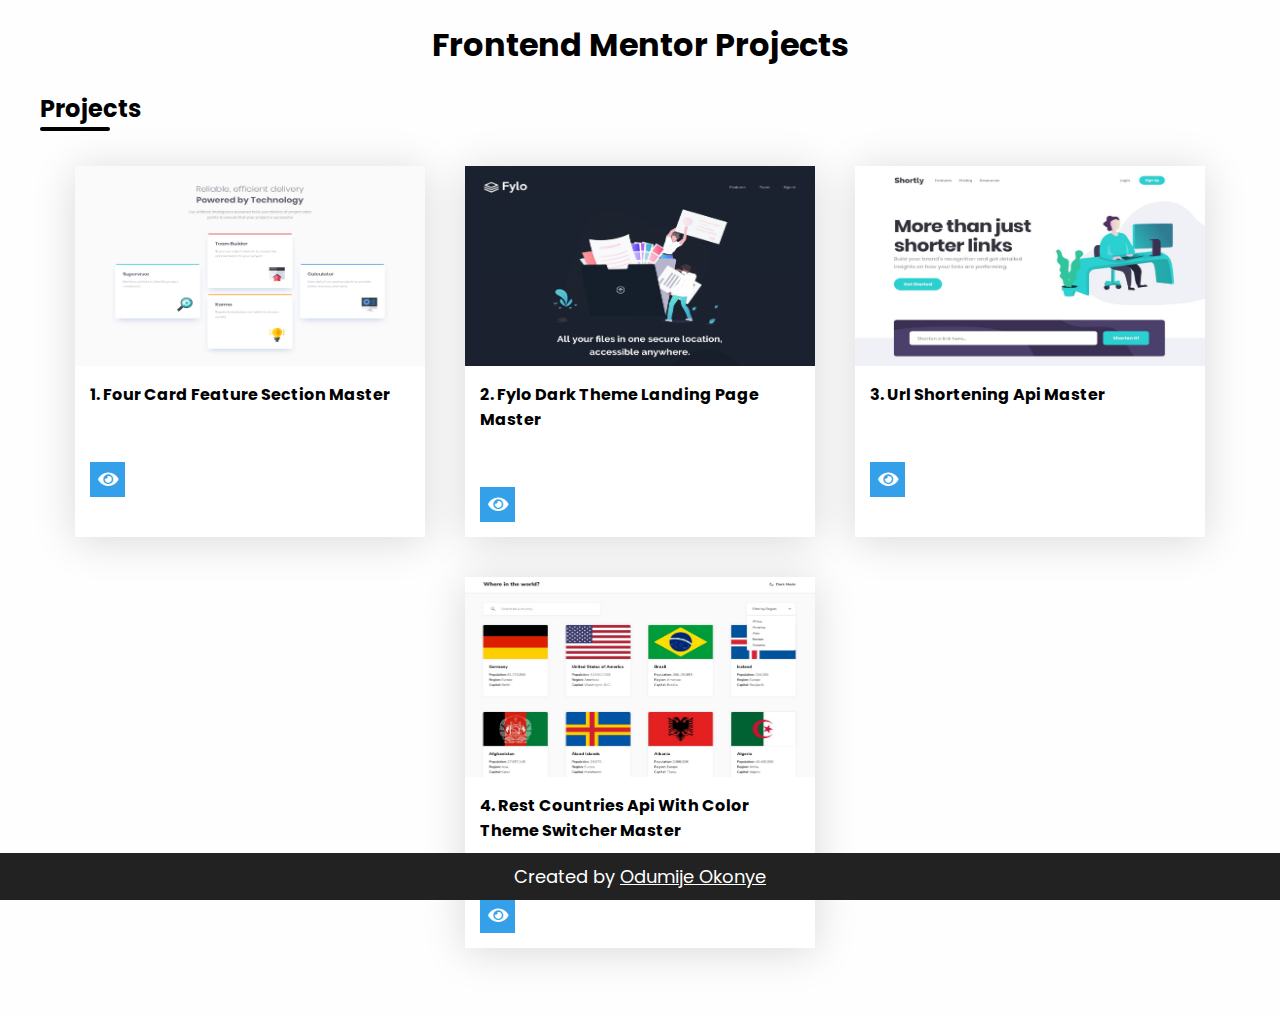
<file: index.html>
<!DOCTYPE html>
<html lang="en">
	<head>
		<meta charset="UTF-8" />
		<meta name="viewport" content="width=device-width, initial-scale=1.0" />
		<title>Main Page of Frontend Mentor Projects</title>
		<link rel="stylesheet" href="https://cdnjs.cloudflare.com/ajax/libs/font-awesome/5.12.1/css/all.min.css"/>
		<link rel="stylesheet" href="./style.css" />
	</head>
	<body>
		<div class="container">
			<h1><span>Frontend Mentor </span>Projects</h1>
			<h2>Projects</h2>
			<ul id="list"></ul>
		</div>
		<footer>
			Created	by
			<a target="_blank" href="#">Odumije Okonye</a>
			</a>
		</footer>
		<script src="./script.js"></script>
	</body>
</html>
</file>
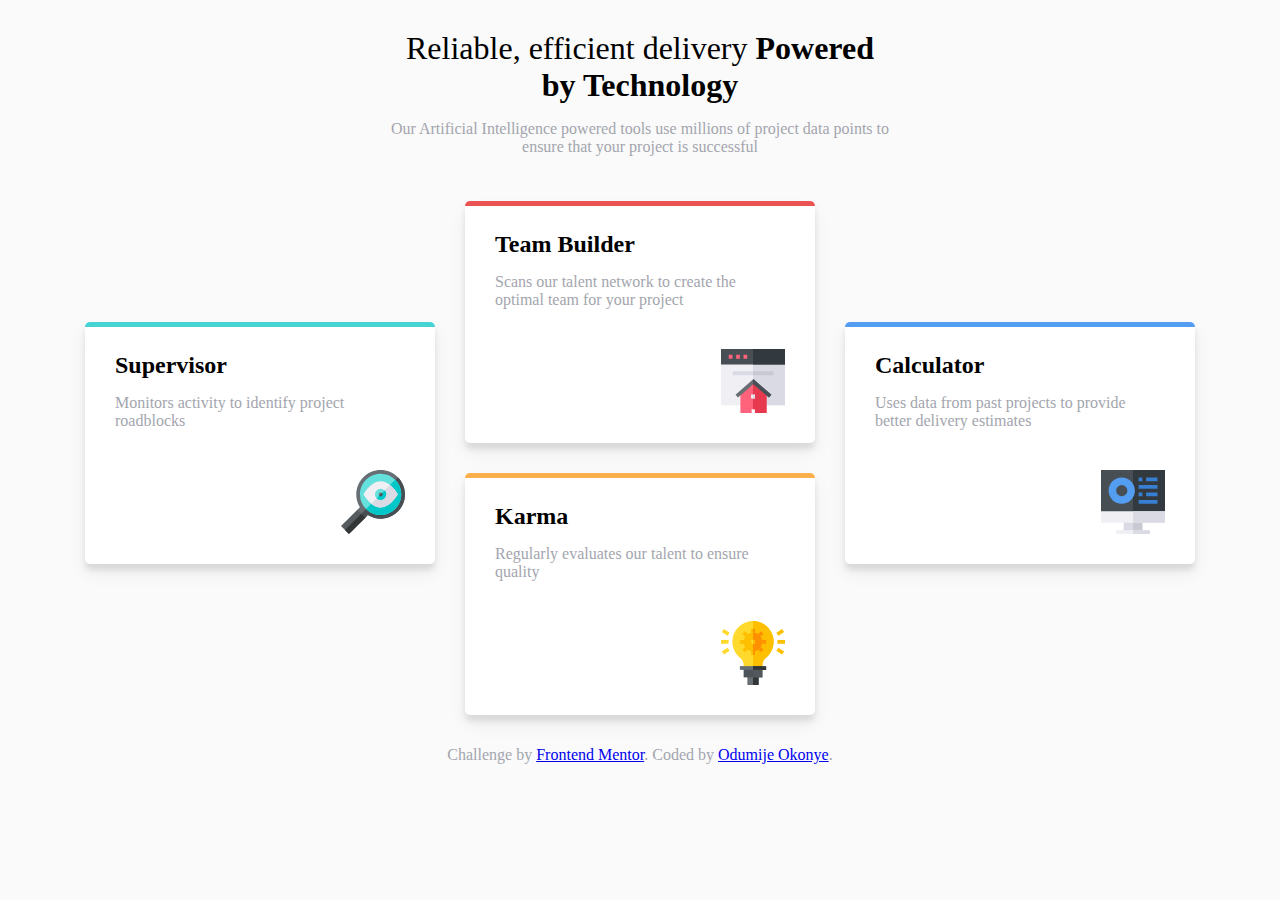
<file: four-card-feature-section-master/index.html>
<!DOCTYPE html>
<html lang="en">
<head>
  <meta charset="UTF-8">
  <meta name="viewport" content="width=device-width, initial-scale=1.0"> <!-- displays site properly based on user's device -->

  <link rel="icon" type="image/png" sizes="32x32" href="./images/favicon-32x32.png">
  
  <title>Frontend Mentor | Four card feature section</title>
  <link rel="stylesheet" href="style.css">
</head>
<body>
  
  <header>
    <h1>Reliable, efficient delivery
    <span>Powered by Technology </span></h1>

    <p>Our Artificial Intelligence powered tools use millions of project data points 
    to ensure that your project is successful</p> 
  </header>

  <div class="container">
    <div class="box sup down">
      <h2>Supervisor</h2>
      <p>Monitors activity to identify project roadblocks</p>
      <img src="images/icon-supervisor.svg" alt="supervisor">
    </div>

    <div class="box team">
      <h2>Team Builder</h2>
      <p>Scans our talent network to create the optimal team for your project</p>
      <img src="images/icon-team-builder.svg" alt="team">
    </div>

    <div class="box calc down">
      <h2>Calculator</h2>
      <p>Uses data from past projects to provide better delivery estimates</p>
      <img src="images/icon-calculator.svg" alt="">
    </div>

    <div class="box karma">
      <h2>Karma</h2>
      <p>Regularly evaluates our talent to ensure quality</p>
      <img src="images/icon-karma.svg" alt="">
    </div>
  </div> 
  <footer>
      <p>
        Challenge by <a href="https://www.frontendmentor.io?ref=challenge" target="_blank">Frontend Mentor</a>. 
        Coded by <a href="#">Odumije Okonye</a>.
      </p>
    </footer>
</body>
</html>
</file>
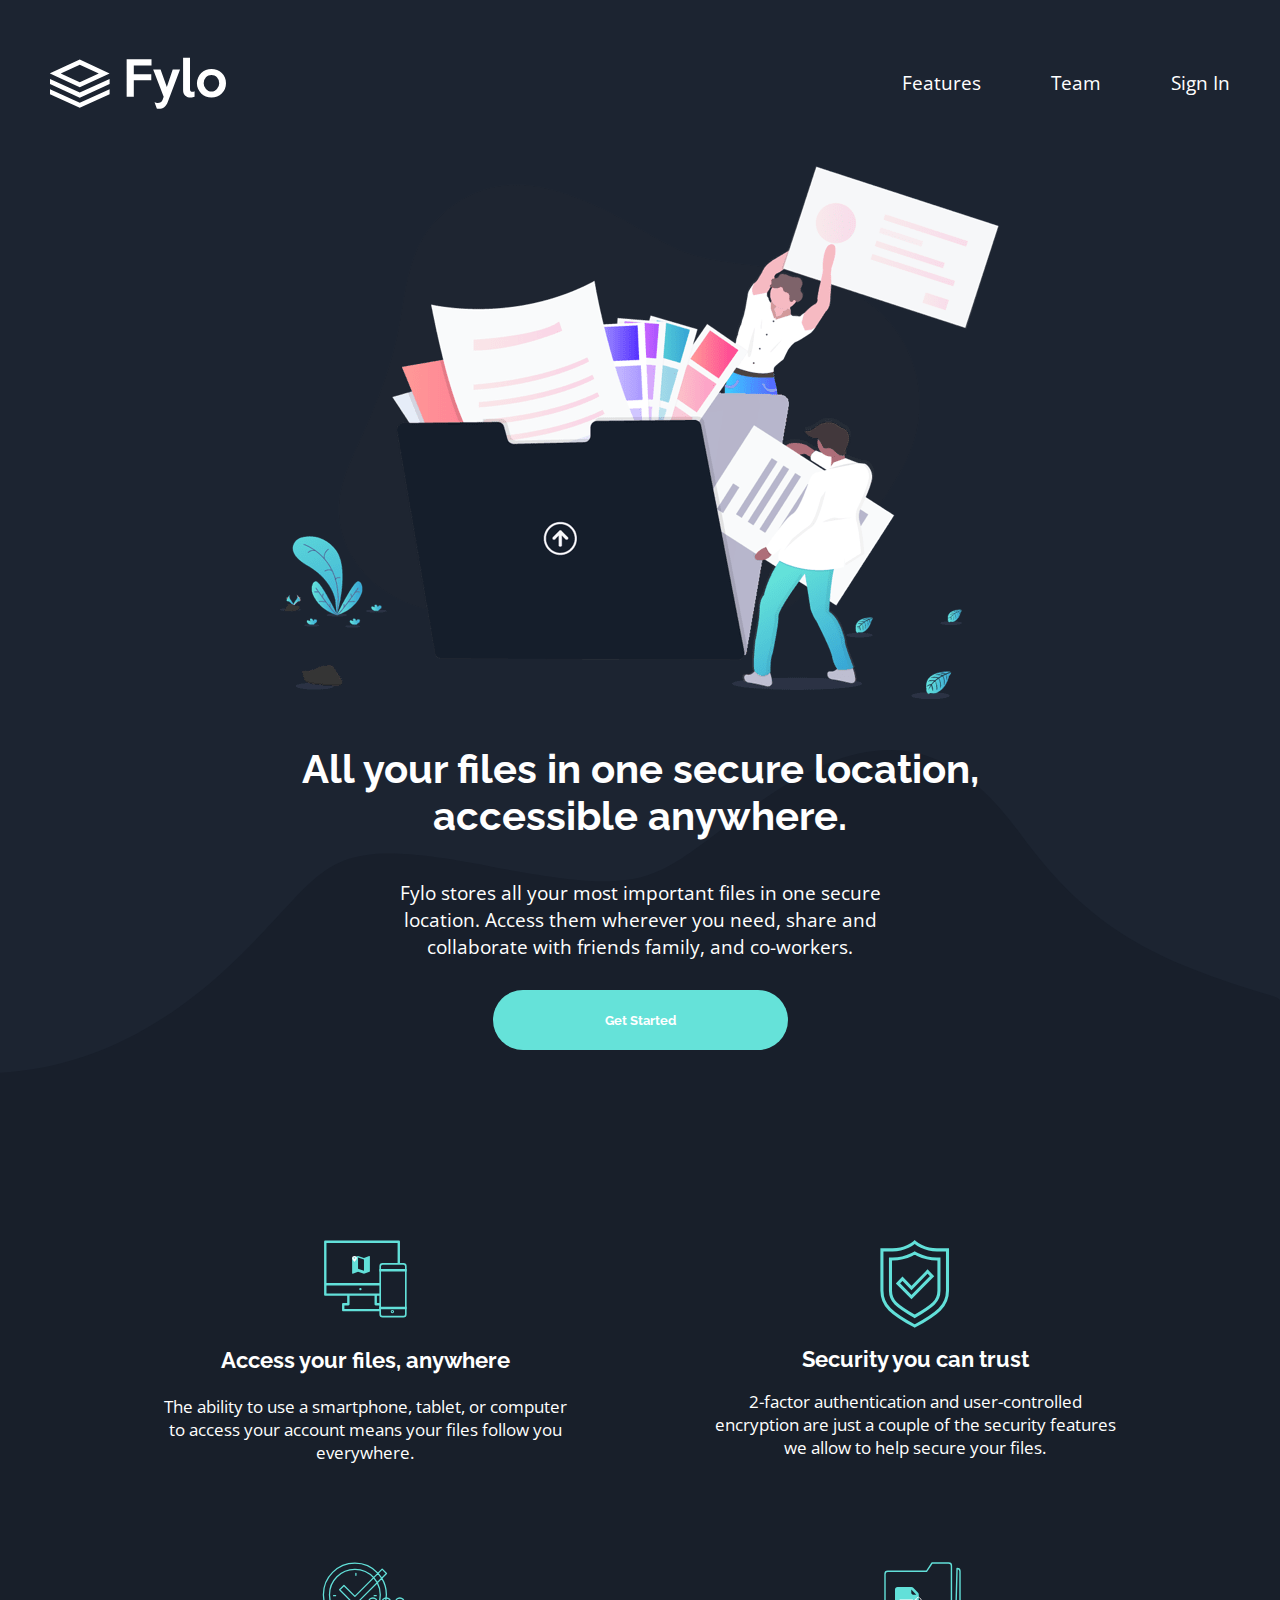
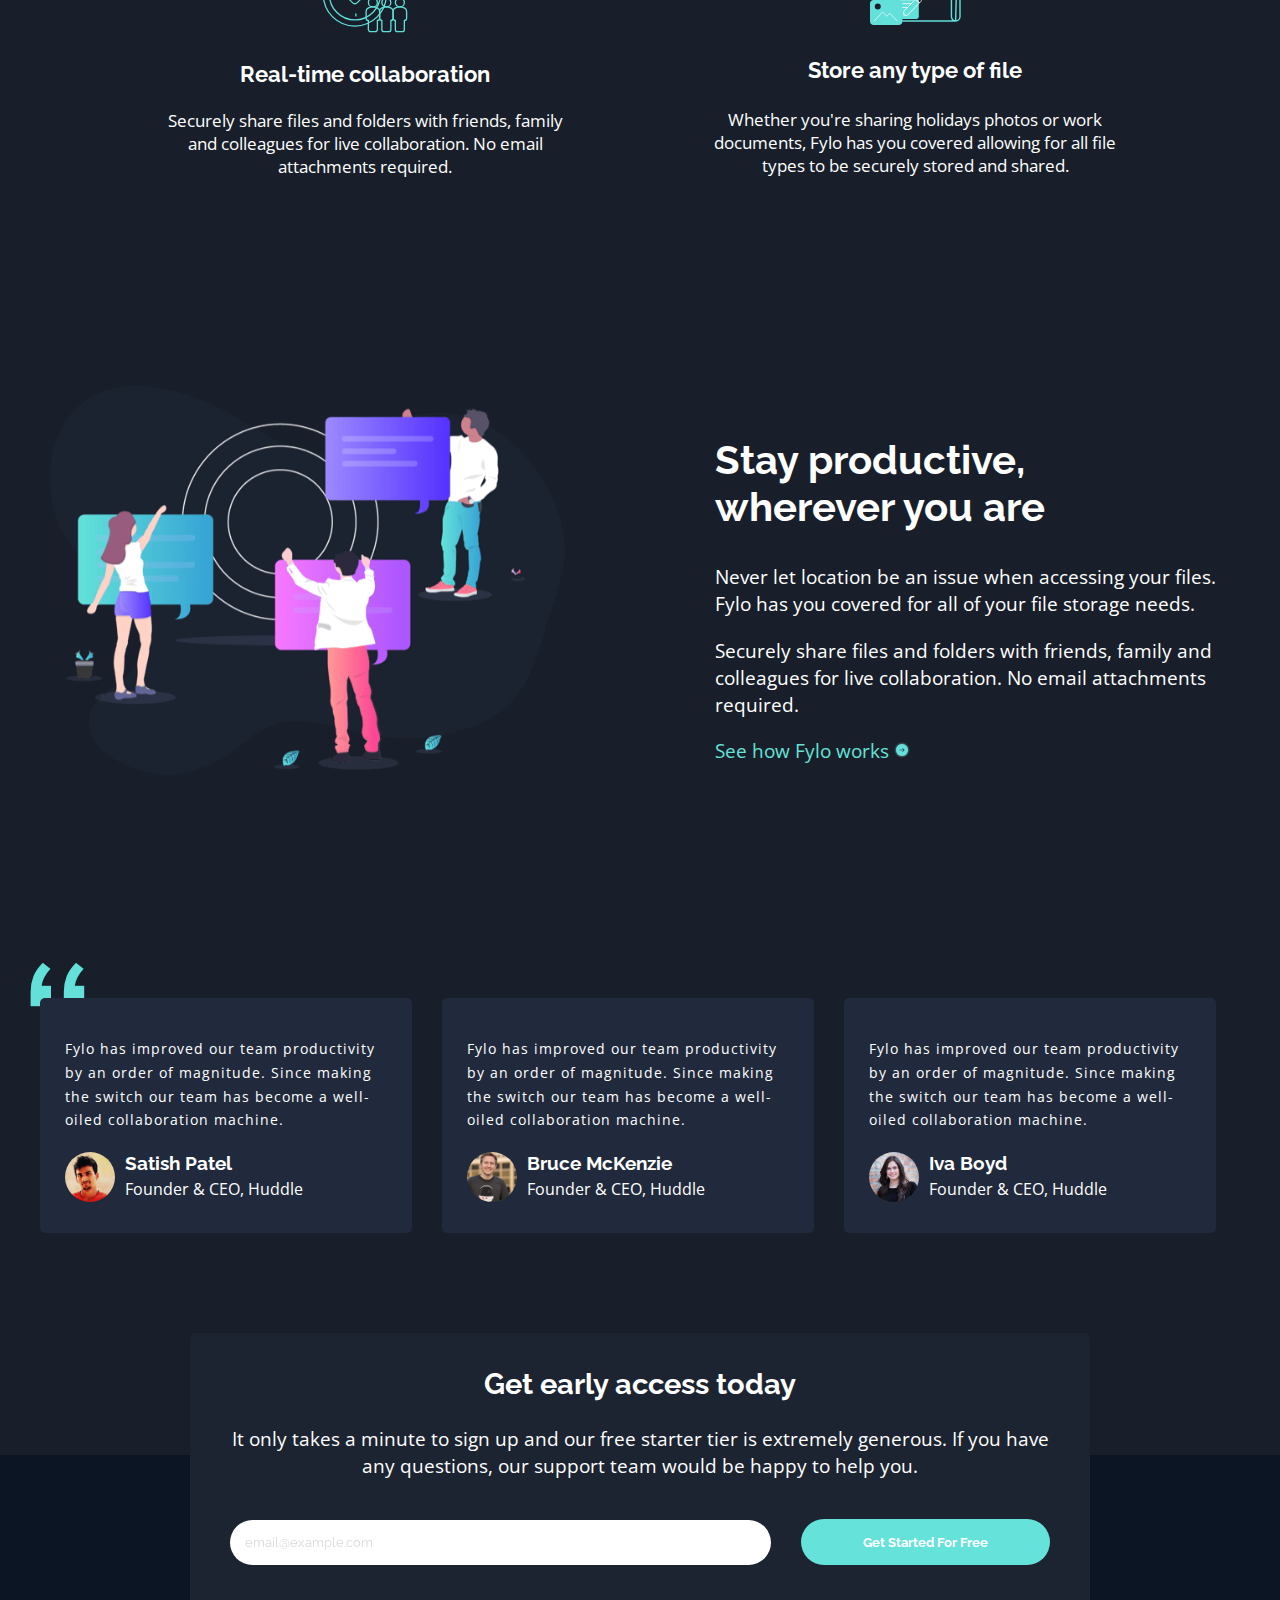
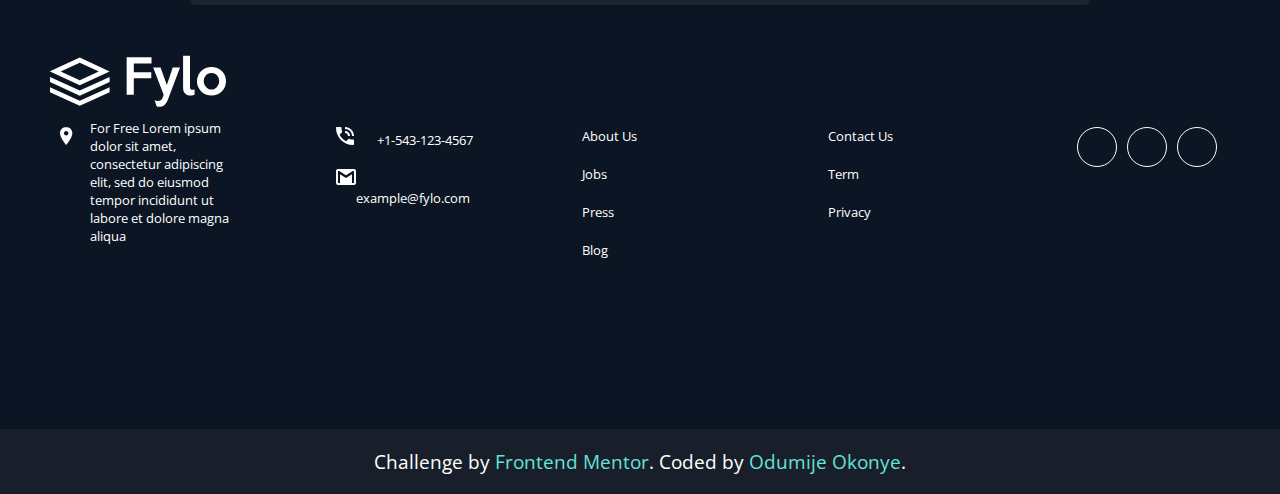
<file: fylo-dark-theme-landing-page-master/index.html>
<!DOCTYPE html>
<html lang="en">
<head>
  <meta charset="UTF-8">
  <meta name="viewport" content="width=device-width, initial-scale=1.0"> <!-- displays site properly based on user's device -->
  <link rel="stylesheet" href="style.css">
  <link rel="icon" type="image/png" sizes="32x32" href="./images/favicon-32x32.png">
  <link href="https://fonts.googleapis.com/css?family=Open+Sans:400,700|Raleway:400,700" rel="stylesheet">
  <link rel="stylesheet" href="https://use.fontawesome.com/releases/v5.8.1/css/all.css"
        integrity="sha384-50oBUHEmvpQ+1lW4y57PTFmhCaXp0ML5d60M1M7uH2+nqUivzIebhndOJK28anvf" crossorigin="anonymous">
  
  <title>Frontend Mentor | Fylo landing page with dark theme and features grid</title>

</head>
<body>

<!---------------------------------------------------------------------------------------------------------------------
                                                INTRO PAGE
---------------------------------------------------------------------------------------------------------------------->

  <header>
      <div class="container">
        <nav>
          <img src="images/logo.svg" alt="logo" class="logo">
          <ul>
              <li><a href="#">Features</a></li>
              <li><a href="#">Team</a></li>
              <li><a href="#">Sign In</a></li>
          </ul>
        </nav>

        <div class="home">
          <div class="intro">
              <img src="images/illustration-intro.png" alt="intro">
              <div>
                <h1>All your files in one secure location, accessible anywhere.</h1>
                <p> Fylo stores all your most important files in one secure location. Access them wherever 
                you need, share and collaborate with friends family, and co-workers.</p>
                <button> Get Started </button>
              </div>
          </div>
        </div>
      </div>      
  </header>

<!---------------------------------------------------------------------------------------------------------------------
                                                SERVICES
---------------------------------------------------------------------------------------------------------------------->

  <div class="container">
    <div class="tabs">
      <div class="box access">
        <img src="images/icon-access-anywhere.svg" alt="access-img">
        <h3>Access your files, anywhere</h3>
        <p>The ability to use a smartphone, tablet, or computer to access your account means your 
          files follow you everywhere.</p>
      </div>
  
      <div class="box security">
        <img src="images/icon-security.svg" alt="security-img">
        <h3>Security you can trust</h3>
        <p>2-factor authentication and user-controlled encryption are just a couple of the security 
          features we allow to help secure your files.</p>
      </div>
  
      <div class="box colab">
        <img src="images/icon-collaboration.svg" alt="colab-img">
        <h3>Real-time collaboration</h3>
        <p>Securely share files and folders with friends, family and colleagues for live collaboration. 
          No email attachments required.</p>
      </div>
  
      <div class="box store">
        <img src="images/icon-any-file.svg" alt="store-img">
        <h3>Store any type of file</h3>
        <p>Whether you're sharing holidays photos or work documents, Fylo has you covered allowing for all 
          file types to be securely stored and shared.</p>
      </div>
    </div>
  </div>

<!---------------------------------------------------------------------------------------------------------------------
                                                PRODUCTIVE
---------------------------------------------------------------------------------------------------------------------->

  <section>
    <div class="container">
      <div class="productive">
        <div class="flex">
          <div class="productive-img">
            <img src="images/illustration-stay-productive.png" alt="stay-productive-img">
          </div>
          <div class="productive-info">
            <h2>Stay productive, wherever you are</h2>        
            <p>Never let location be an issue when accessing your files. Fylo has you covered for all of your file 
              storage needs.</p>    
            <p>Securely share files and folders with friends, family and colleagues for live collaboration. No email 
              attachments required.</p>    
            <a href="#">See how Fylo works <img src="images/icon-arrow.svg" alt="icon"></a>
          </div>        
        </div>
      </div>
    </div>    
  </section>

<!---------------------------------------------------------------------------------------------------------------------
                                                TESTIMONIALS
---------------------------------------------------------------------------------------------------------------------->

  <div class="test">
    <div class="quotes">
      <img class="quote" src="images/bg-quotes.png" alt="quote">
    </div>
    <div class="testimonial">
      <div class="testimonial-box">      
        <p>Fylo has improved our team productivity by an order of magnitude. 
          Since making the switch our team has 
          become a well-oiled collaboration machine.
        </p>
        <div class="user-info">
          <div>
            <img src="images/profile-1.jpg" alt="user">
          </div>
          <div>
            <h4>Satish Patel</h4>
            <small>Founder & CEO, Huddle</small>
          </div>
        </div>
      </div>
      <div class="testimonial-box">      
        <p>Fylo has improved our team productivity by an order of magnitude. 
          Since making the switch our team has 
          become a well-oiled collaboration machine.
        </p>
        <div class="user-info">
          <div>
            <img src="images/profile-2.jpg" alt="user">
          </div>
          <div>
            <h4>Bruce McKenzie</h4>
            <small>Founder & CEO, Huddle</small>
          </div>
        </div>
      </div>
      <div class="testimonial-box">      
        <p>Fylo has improved our team productivity by an order of magnitude. 
          Since making the switch our team has 
          become a well-oiled collaboration machine.
        </p>
        <div class="user-info">
          <div>
            <img src="images/profile-3.jpg" alt="user">
          </div>
          <div>
            <h4>Iva Boyd</h4>
            <small>Founder & CEO, Huddle</small>
          </div>
        </div>
      </div>
    </div>    
  </div>

<!---------------------------------------------------------------------------------------------------------------------
                                                EARLY ACCESS
---------------------------------------------------------------------------------------------------------------------->

  <div class="start">
      <div class="early-access">
        <h2>Get early access today</h4>  
        <p>It only takes a minute to sign up and our free starter tier is extremely generous. If you have any 
        questions, our support team would be happy to help you.</p>  
        <form class="flex">
          <input type="email" placeholder="email@example.com">
          <button>Get Started For Free</button>      
        </form>
      </div>
  </div>

<!---------------------------------------------------------------------------------------------------------------------
                                                FOOTER
---------------------------------------------------------------------------------------------------------------------->

  <footer>
    <div>
      <div class="logo">
        <img src="images/logo.svg" alt="logo">
      </div>
      <div class="flex align-start">
        <ul>
          <li>
            <img class="icons" src="images/icon-location.svg" alt="">
                 <p>For Free Lorem ipsum dolor sit amet, consectetur adipiscing
                 elit, sed do eiusmod tempor incididunt ut
                 labore et dolore magna aliqua</p>
          </li>
        </ul>
          <ul>
            <li><img src="images/icon-phone.svg" alt=""> <span> +1-543-123-4567</span> </li>
            <li><img src="images/icon-email.svg" alt=""> <span>example@fylo.com</span></li>
          </ul>  
  
            <ul>
                <li> <a href=""> About Us </a> </li>
                <li> <a href=""> Jobs </a> </a></li>
                <li> <a href=""> Press </a> </li>
                <li> <a href=""> Blog </a> </li>
            </ul>
            
            <ul>
                <li><a href=""> Contact Us</a> </li>
                <li><a href=""> Term </a></li>
                <li><a href=""> Privacy</a> </li>
            </ul>
  
      <ul class="social-media">
          <a class="circle" href="#"><i class="fab fa-facebook-f"></i></a>
          <a class="circle" href="#"><i class="fab fa-twitter"></i></a>
          <a class="circle" href="#"><i class="fab fa-instagram"></i></a>
      </ul>
      </div>

    </div>
  </footer>
  <p class="attribution">
    Challenge by <a href="https://www.frontendmentor.io?ref=challenge" target="_blank">Frontend Mentor</a>. 
    Coded by <a href="#">Odumije Okonye</a>.
  </p>
</body>
</html>
</file>
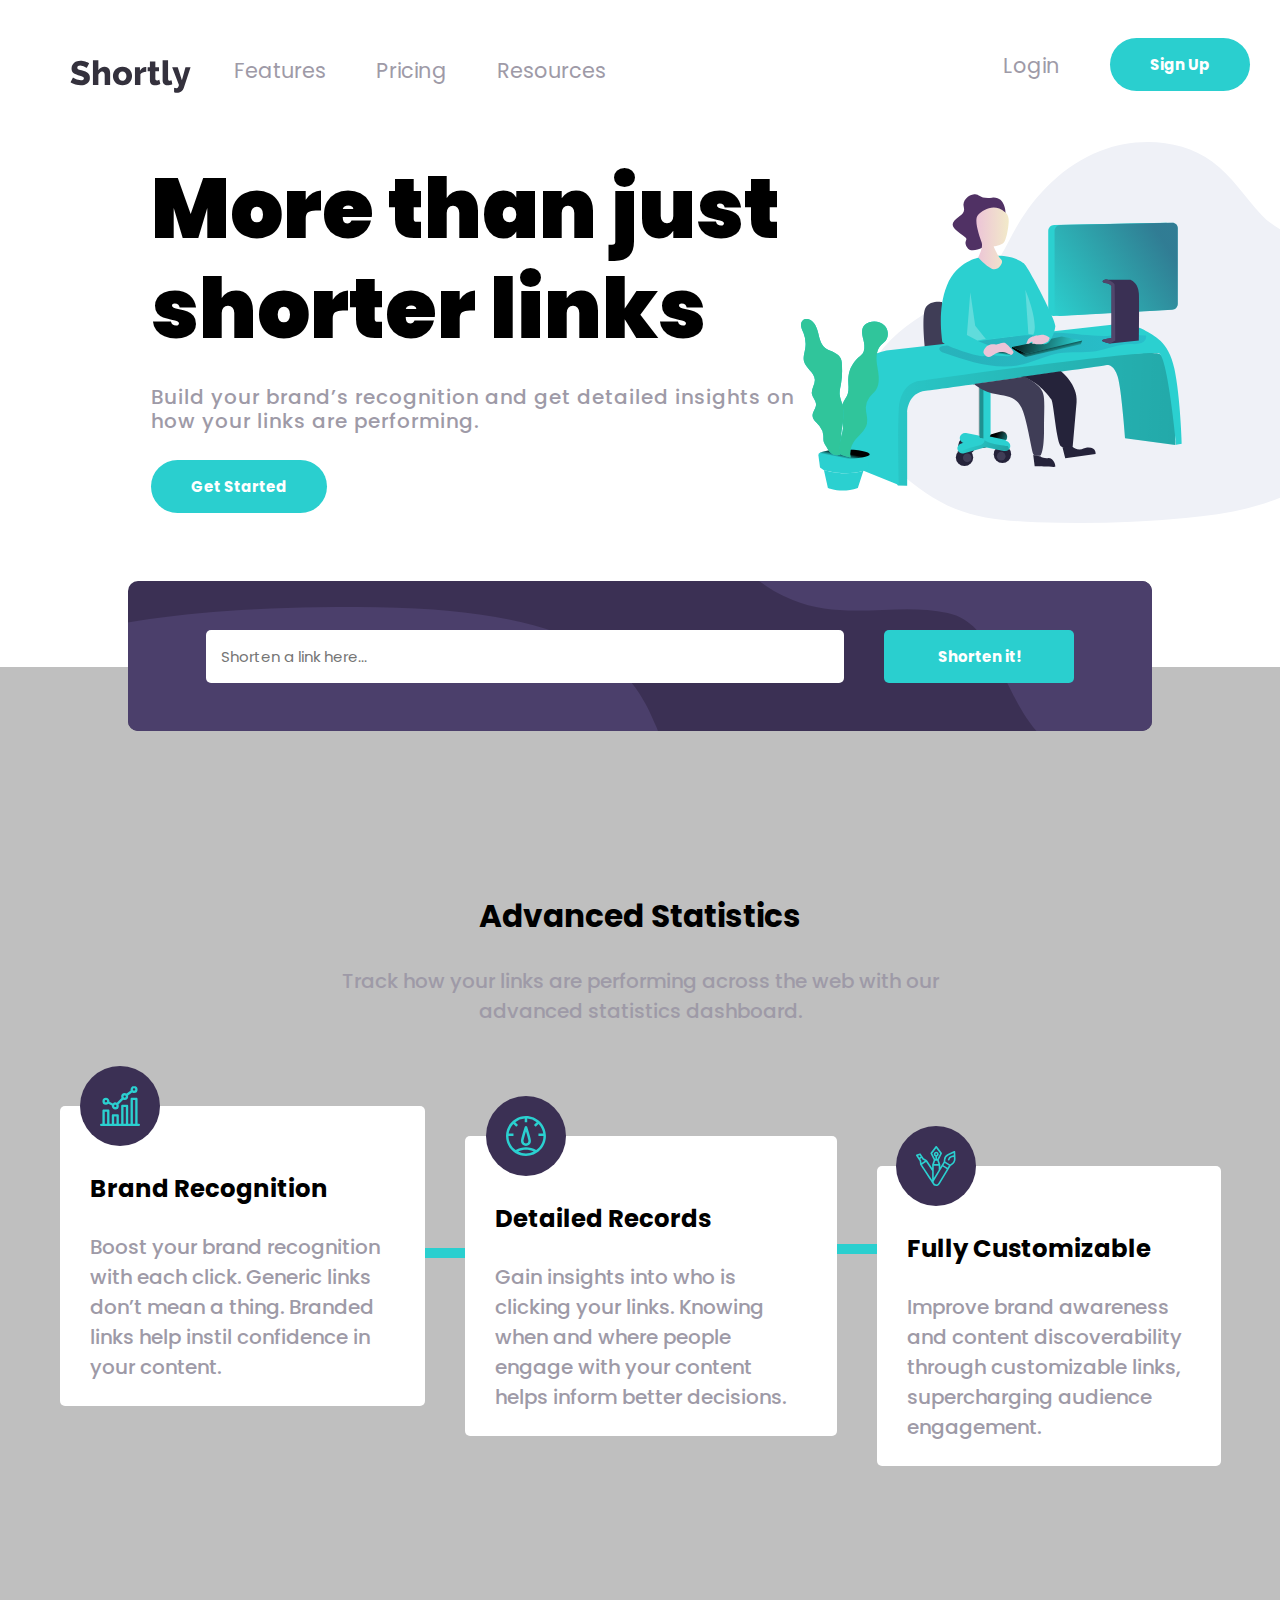
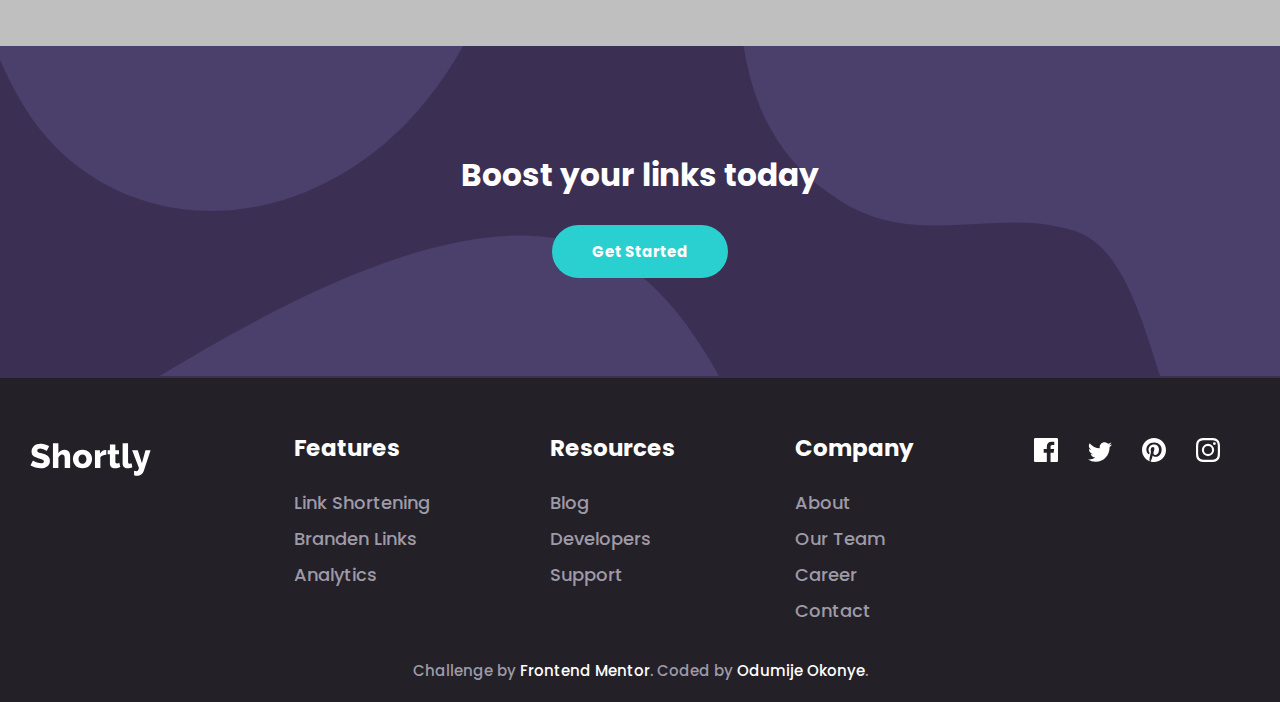
<file: url-shortening-api-master/index.html>
<!DOCTYPE html>
<html lang="en">
<head>
  <meta charset="UTF-8">
  <meta name="viewport" content="width=device-width, initial-scale=1.0"> <!-- displays site properly based on user's device -->

  <link rel="icon" type="image/png" sizes="32x32" href="./images/favicon-32x32.png">
  <link rel="stylesheet" href="style.css">
  <link rel="stylesheet" href="https://cdnjs.cloudflare.com/ajax/libs/font-awesome/5.10.2/css/all.min.css" />
  <script src="svg-inject.min.js"></script>
  
  <title>Frontend Mentor | Shortly URL shortening API Challenge</title>

</head>
<body>
<!------------------------------------------------------------------------------------
                                  NAVBAR
------------------------------------------------------------------------------------->
  <nav>
    <div class="container flex">      
      <div>
        <img src="images/logo.svg" alt="logo">
      </div>
      <button class="hamburger" id="hamburger"><img src="images/iconfinder_menu.svg" alt=""></button>

      <!--DESKTOP NAV-->
        <ul>
          <li><a href="#"> Features</a></li>
          <li><a href="#"> Pricing</a></li>
          <li><a href="#">Resources</a></li>
        </ul>
        <ul>
          <li><a href="#">Login</a></li>
          <li><button>Sign Up</button></li>
        </ul>
        
      <!--MOBILE NAV-->
          <ul id="menu">
            <li><a href="#">Features</a></li>
            <li><a href="#">Pricing</a></li>
            <li><a href="#">Resources</a></li>
            <hr>
            <li><a href="#">Login</a></li>
            <li><button>Sign Up</button></li>            
        </ul>
      </div> 
    </nav>
                 
<!------------------------------------------------------------------------------------
                                  HEADER INTRO
------------------------------------------------------------------------------------->
  <div class="flex intro">
        <div class="info">
          <h1><strong>More than just shorter links</strong></h1>
          <p>Build your brand’s recognition and get detailed insights on how your links are performing.</p>
          <button>Get Started</button>
        </div>
        <div class="intro-img">
          <img src="images/illustration-working.svg" alt="">
        </div>
      </div>
  </div>

<!------------------------------------------------------------------------------------
                                  SHORTEN
------------------------------------------------------------------------------------->
<div class="container shorten">
  <form action="send" class="flex">
    <input id="shortenURL" type="message" placeholder="Shorten a link here...">
    <button id="shorten">Shorten it!</button>
  </form>
</div>

<!------------------------------------------------------------------------------------
                                  ADVANCED
------------------------------------------------------------------------------------->
  <div class="container advanced">
    <div class="advanced-header">
      <h2>Advanced Statistics</h2>
      <p>Track how your links are performing across the web with our advanced statistics dashboard.</p>
    </div>
    <div class="box-parent">
      <div class="box">
        <div class="circle">
          <img src="images/icon-brand-recognition.svg" alt="">
        </div>
        <div class="box-info">
          <h3>Brand Recognition</h3>
          <p>Boost your brand recognition with each click. Generic links don’t mean a thing. Branded links help instil confidence in your content.</p>

        </div>
      </div>
      <div class="box two">
        <div class="circle">
          <img src="images/icon-detailed-records.svg" alt="">
        </div>
        <div class="box-info">
          <h3>Detailed Records</h3>
          <p>Gain insights into who is clicking your links. Knowing when and where people engage with your content helps inform better decisions.</p>

        </div>
      </div>
      <div class="box three">
        <div class="circle">
          <img src="images/icon-fully-customizable.svg" alt="">
        </div>
        <div class="box-info">
          <h3>Fully Customizable</h3>
          <p>Improve brand awareness and content discoverability through customizable links, supercharging audience engagement.</p>

        </div>
      </div>
    </div>
  </div>

  <!------------------------------------------------------------------------------------
                                    BOOST
  ------------------------------------------------------------------------------------->
  <div class="container boost">
    <div class="boost-info">
      <h2>Boost your links today</h2>
      <button>Get Started</button>
    </div>
  </div>
    
  <!------------------------------------------------------------------------------------
                                    FOOTER
  ------------------------------------------------------------------------------------->
  <footer>
    <div>
      <div class="flex container">
          <div class="logo">
            <img src="images/logowhite.svg" alt="logo">
          </div>
          <div class="flex footer-info">
            <ul>
              <h3>Features</h3>
              <li><a href="">Link Shortening</a></li>
              <li><a href="">Branden Links</a></li>
              <li><a href="">Analytics</a></li>
            </ul>  
    
              <ul>
                  <h3>Resources</h3>
                  <li> <a href="">Blog</a> </li>
                  <li> <a href="">Developers</a> </a></li>
                  <li> <a href="">Support</a> </li>
              </ul>
              
              <ul>
                  <h3>Company</h3>
                  <li><a href="">About</a> </li>
                  <li><a href="">Our Team</a></li>
                  <li><a href="">Career</a> </li>
                  <li><a href="">Contact</a> </li>
              </ul>
    
              <ul class="social-media">
                <li class="icons"><img src="images/icon-facebook.svg" alt="icon-facebook"/></li>
                <li class="icons"><img src="images/icon-twitter.svg" alt="icon-twitter"/></li>
                <li class="icons"><img src="images/icon-pinterest.svg"  alt=" icon-pinterest"/></li>
                <li class="icons"><img src="images/icon-instagram.svg" alt="icon-instagram"/></li>       
              </ul>
          </div>
        </div>
    </div>
      <p class="attribution">
        Challenge by <a href="https://www.frontendmentor.io?ref=challenge" target="_blank">Frontend Mentor</a>. 
        Coded by <a href="#">Odumije Okonye</a>.
      </p>
  </footer>

<script src="script.js"></script>


</body>
</html>
</file>
<file: style.css>
@import url('https://fonts.googleapis.com/css?family=Poppins:300,500&display=swap');

* {
	box-sizing: border-box;
}

body {
	background: #fefefe;
	font-family: 'Poppins', sans-serif;
	margin-bottom: 50px;
}

.container {
	width: 1200px;
	margin: auto;
	max-width: 100%;
}

h1 {
	text-align: center;
}

h2 {
	position: relative;
}

h2::after {
	content: '';
	background-color: #000;
	border-radius: 10px;
	position: absolute;
	bottom: -5px;
	left: 0;
	height: 4px;
	width: 70px;
}

ul {
	display: flex;
	flex-wrap: wrap;
	justify-content: center;
	list-style-type: none;
	padding: 0;
}

ul li {
	background-color: #fff;
	box-shadow: 0px 4px 40px 0px rgba(0, 0, 0, 0.15);
	margin: 20px;
	width: 350px;
}

ul li a {
	color: #000;
	text-decoration: none;
}

ul li img {
	display: block;
	margin-bottom: 15px;
	transition: transform 0.3s ease;
	height: 200px;
	width: 350px;
}

ul li p {
	font-weight: bold;
	padding: 0 15px;
}

.links-container {
	padding: 15px;
	margin-top: 40px;
}

.links-container a {
	color: #fff;
	display: inline-flex;
	align-items: center;
	justify-content: center;
	font-size: 18px;
	text-decoration: none;
	margin-right: 5px;
	height: 35px;
	width: 35px;
	transition: transform 0.3s ease;
}

.links-container a.blue {
	background-color: #34a0e9;
}

.links-container a.youtube {
	background-color: #ea0000;
}

.links-container a:hover {
	transform: scale(1.2);
}

footer {
	background-color: #222;
	color: #fff;
	font-size: 18px;
	position: fixed;
	bottom: 0;
	left: 0;
	padding: 10px;
	width: 100%;
	text-align: center;
}

footer a {
	color: #fff;
}

footer i {
	color: red;
}
</file>
<file: four-card-feature-section-master/style.css>
*{
    box-sizing: border-box;
}

body{
    background-color: hsl(0, 0%, 98%);
    font-family: 'poppins', 'sans-serif';
}

header{
    margin: 30px auto;
    max-width: 500px;
    text-align: center;
}

h1{
    font-weight: 200;
    margin: 0;
}
h1 span{
    font-weight: 600;
}

p{
    color: hsl(229, 6%, 66%);
}
.container{
    display: flex;
    flex-wrap: wrap;
    margin: 0 auto;
    max-width: 1140px;
    justify-content: center;
}
.box{
    width: 350px;
    margin: 15px;
    background-color: #fff;
    padding: 30px;
    box-shadow: 0 10px 20px rgba(0, 0, 0, 0.05), 
    0 6px 6px rgba(0, 0, 0, 0.1);
    border-radius: 5px;
    overflow: hidden;
    position: relative;
}
.box::after{
    width: 100%;
    height: 5px;
    content: '';
    position: absolute;
    top: 0;
    left: 0;
}
.down{
    transform: translateY(50%);
}
.sup::after{
    background-color: hsl(180, 62%, 55%);
}
.team::after{
    background-color: hsl(0, 78%, 62%);
}
.karma::after{
    background-color: hsl(34, 97%, 64%);
}
.calc::after{
    background-color: hsl(212, 86%, 64%);
}
.box h2{
    margin: 0;
}
.box p{
    margin: 14px;
    margin: 15px 0 40px;
}
.box img{
    display: block;
    margin-left: auto;
}

@media (max-width: 775px) {
    .down{
        transform: translateY(0);
    }
}

footer{
    text-align: center;
}
</file>
<file: fylo-dark-theme-landing-page-master/style.css>
@import url('https://fonts.googleapis.com/css2?family=Open+Sans&family=Raleway&display=swap');

*{
    box-sizing: border-box;
}

/**************************************************************************************
                                    Body
**************************************************************************************/
body{
    font-family: 'Open Sans', sans-serif;
    background-color: hsl(218, 28%, 13%);
    color: #fff;
    font-size: 1.2em;
    margin: 0;
}
a{
    color: #fff;
    text-decoration: none;
}
button{
    background-color: hsl(176, 68%, 64%);
    font-family: 'Raleway', sans-serif;
    font-weight: 700;
    color: #fff;
    border: 0;
}
h1, h2, h3, h4{
    font-family: 'Raleway', sans-serif;
}
img{
    max-width: 100%;
}
.container{
    padding: 50px;
    margin: 0 auto;
    max-width: 100%;
    width: 1300px;
}
.flex{
    display: flex;
    align-items: center;
    flex-wrap: wrap;
}
.align-start{
    align-items: flex-start;
}
.flex > div, 
.flex > ul{
    flex: 1;
}

/**************************************************************************************
                                    Navbar
**************************************************************************************/

header{
    background-color: hsl(217, 28%, 15%);
    position: relative;
    z-index: -2;
}
.home::before{
    background-image: url('images/bg-curvy-desktop.svg');
    position: absolute;
    bottom: 0px;
    -moz-background-size: 100% 100%;
    -webkit-background-size: 100% 100%;
    background-size: 100% 100%;
    left: 0;
    content: '';
    width: 100%;
    height: 350px;
    z-index: -1;
}
nav{
    display: flex;
    align-items: center;
    justify-content: space-between;
    margin: 0px 0px 50px 0px;
}
nav ul{
    display: flex;
    padding: 0;
    list-style-type: none;
}
nav ul li{
    margin-left: 70px;
}
nav ul li a{
    color: #fff;
    text-decoration: none;
}

/**************************************************************************************
                                    Into page
**************************************************************************************/
.intro{
    text-align: center;
}
.intro h1{
    max-width: 850px;
    font-size: 40px;
    margin: 0 auto;
    padding: 40px 0px 0px 0px;
}
.intro p{
    max-width: 550px;
    margin: 0 auto;
    padding: 40px 0px 30px 0px;
}
.intro button{
    width: 25%;
    height: 60px;
    border-radius: 50px;
}

/**************************************************************************************
                                    SERVICES
**************************************************************************************/
.tabs{
    display: flex;
    flex-wrap: wrap;
    margin: 50px auto;
    max-width: 1300px;
    justify-content: center;
}
.box{
    width: 450px;
    margin: 20px 50px;
    padding: 20px;
    position: relative;
    text-align: center;
}
.security h3{
    margin: 12px auto;
}
.store h3{
    margin: 25px auto;
}
.box p{
    font-size: 0.9em;
}

/**************************************************************************************
                                 PRODUCTIVE
**************************************************************************************/
.productive{
    max-width: 1250px;
    margin: 0 auto;
    margin-bottom: 50px;
}
.productive-info{
    margin: 0px 0px 0px 150px;
    max-width: 800px;
}
.productive-img{
    max-width: 800px;
}
.productive a{
    color:  hsl(176, 68%, 64%);
}
.productive h2{
    max-width: 450px;
    font-size: 40px;
}

/**************************************************************************************
                                TESTIMONIALS
**************************************************************************************/
.test{
    max-width: 1300px;
    margin: 0px auto;
    padding: 0px 0px 0px 40px;
}
.testimonial-box{
    background-color: hsl(219, 30%, 18%);
    border-radius: 5px;
    padding: 25px;
    width: 30%;
    margin-top: 40px;
    margin-right: 30px;
}
.quote{
    position: relative;
    margin-bottom: -105px;
    margin-left: -10px;
    z-index: -1;
}
.testimonial-box p{
    font-size: 14px;
    letter-spacing: 1px;
    line-height: 1.7;
}
.user-info{
    display: flex;
    margin-top: 20px;
}
.user-info img{
    border-radius: 50%;
    width: 50px;
    height: 50px;
}
.user-info h4{
    margin: 0;
    font-weight: 700;
    padding: 0px 0px 0px 10px;
}
.user-info small{
    padding: 0px 0px 0px 10px;
}
.testimonial{
    display: flex;
    margin-bottom: 100px;
    margin-top: 50px;
}

/***********************************************************************************
                                    EARLY ACCESS
***********************************************************************************/
.start{
    position: relative;
    max-width: 900px;
    background-color: hsl(217, 28%, 15%);
    border-radius: 5px;
    margin: 0px auto;
    margin-top: 100px;
    text-align: center;
    padding: 10px 40px 40px 40px;
    margin-bottom: -100px;
    z-index: 999;
}
.align-start{
    text-align: center;
}
form{
    display: flex;
    margin-top: 40px;
}
input{
    border: 0;
    border-radius: 25px;
    margin-right: 15px;
    flex: 0.7;
    padding: 15px;
}
 form input::-webkit-input-placeholder {
    font-family: 'Raleway', sans-serif;
    color: grey; 
    opacity: 0.3;
}
form button{
    border-radius: 25px;
    margin-left: 15px;
    flex: 0.3;
    padding: 15px;
}

/************************************************************************************
                                FOOTER
***********************************************************************************/
footer{
    width: 100%;
    margin-top: -150px;
    background-color:hsl(216, 53%, 9%);
    padding: 200px 0px 150px 50px;
    font-size: 16px;
}
footer ul{
    list-style-type: none;
    text-align: left;
    font-size: 13px;
    margin: 15px 50px 0px 0px;
    padding: 5;
}
footer ul li{
    margin-bottom: 20px;
}
footer ul li a{
    text-decoration: none;
    color: #fff;
}
footer .social-media{
    display: flex;
    align-items: center;
    justify-content: center;
}
footer .circle{
    border: 1px solid white;
    border-radius: 50%;
    color: white;
    display: inline-flex;
    align-items: center;
    justify-content: center;
    margin-right: 10px;
    height: 40px;
    width: 40px;
    text-decoration: none;
}
.icons{
    margin-left: -30px;
}
.flex ul:nth-child(1) p{
    margin-top: -30px;
}
.flex ul:nth-child(2) span{
    margin-left: 20px;
}
.attribution{
    text-align: center;
}
.attribution a{
    color: hsl(176, 68%, 64%);
}

/*****************************************************************************
                            MEDIA QUERIES
*****************************************************************************/
@media screen and (max-width: 768px) {
    body{
        text-align: center;
        font-size: 1.0em;
    }
    p{
        font-size: 10px;
    }
    .tabs{
        width: 100%;
        margin: 0 auto;
    }
    .intro button{
        width: 80%;
        height: 60px;
        border-radius: 50px;
    }
    .box{
        width: 100%;
        margin: 20px auto;
        padding: 0;
    }
    .box p{
        font-size: 12px;
    }
    nav{
        flex-direction: column;
        margin-top: -15px;
        padding-top: 0px;
        margin-bottom: 10px;
    }
    nav ul li{
        margin: 10px 20px;
        font-size: 12px;
    }
    nav.flex{
        flex-direction: row;
    }
    .header-img{
        margin-top: 40px;
        margin-left: 0;
        width: 100%;
    }
    .intro h1{
        font-size: 1.5em;
    }
    .home::before{
        background-image: url('images/bg-curvy-mobile.svg');
        position: absolute;
        bottom: 0px;
        background-size: cover;
        -moz-background-size: 100% 100%;
        -webkit-background-size: 100% 100%;
        background-size: 100% 100%;
        left: 0;
        content: '';
        width: 100%;
        height: 350px;
        z-index: -1;
    }
    .flex{
        flex-direction: column;
    }
    .quotes{
        text-align: left;
    }
    .testimonial{
        flex-direction: column;
    }
    .testimonial-box{
        width: 90%;
        text-align: left;
    }
    .testimonial-box p{
        font-size: 12px;
    }
    .testimonial-box small,
    .testimonial-box h4{
        font-size: 10px;
        margin: 10px 0px 0px 0px;
        padding: 10;
    }
    .user-info{
        display: flex;
        margin-top: 10px;
    }
    .productive-info{
        margin: 0px 0px 0px 0px;
        max-width: 700px;
        text-align: left;
    }
    .productive h2{
        font-size: 1.5em;
    }
    .start{
        max-width: 90%;
    }
    .early-access input{
        width: 100%;
        margin-right: 30px;
        flex: 1;
    }
    .early-access button{
        margin-top: 30px;
        margin-left: -25px;
        width: 100%;
        flex: 1;
    }
    button{
        width: 100%;
        margin-left: -15px;
    }
    footer ul{
        margin-top: 30px;
        padding: 0;
        width: 70%;
    }
    .logo{
        text-align: left;
        width: 80px;
    }
    footer ul{
        font-size: 12px;
    }
    footer .social-media{
        margin-left: 20px;
    }
    .icons{
        margin-left: 10px;
    }
    .flex ul:nth-child(1) p{
        margin-left: 50px;
    }
}
</file>
<file: url-shortening-api-master/style.css>
@import url("https://fonts.googleapis.com/css2?family=Poppins:wght@500;700&display=swap");
*{
    box-sizing: border-box;
    outline: none;
    padding: 0;
}
body{
    position: relative;
    font-family: 'poppins';
    font-size: 1.3em;
    margin: 0;
    z-index: 0;
}
h1, h2, h3, h4{
    font-weight: 700;
    color: black;
}
a{
    color: white;
    text-decoration: none;
}
p{
    color: hsl(257, 7%, 63%);
    font-size: 20px;
    font-weight: 500;
}
.flex{
    display: flex;
    align-items: center;
    justify-content: space-between;
}
img{
    max-width: 100%;
}
button{
    color: #fff;
    background-color: hsl(180, 66%, 49%);
    border: 0;
    border-radius: 50px;
    padding: 15px 40px 15px 40px ;
    font-family: 'poppins';
    font-weight: 700;
    font-size: 15px;
}
button:hover{
    background-color: rgb(157, 226, 225);
    cursor: pointer;
}
.container{
    display: flex;
    flex-wrap: wrap;
    justify-content: space-between;
    align-items: center;
    max-width: 1440px;
    padding: 30px;
    position: relative;
    margin: auto;
}
input{
    border: 0;
    font-family: 'poppins';
    font-size: 15px;
    outline: none;
}

/*************************************************************************************************
                                    NAVBAR
*************************************************************************************************/
nav{
    padding-top: 20px;
    padding-left: 40px;
}
nav ul{
    display: flex;
    list-style-type: none;
    margin-top: 0;
}
nav ul li{
    margin-left: 50px;
}
nav ul li a{
    color: hsl(257, 7%, 63%);
}
nav ul li a:hover{
    color: black;
}
nav .container ul:nth-child(3){
    margin-left: -30%;
}
nav .container ul:nth-child(4) li:nth-child(2){
    margin-top: -4%;
}
nav .hamburger{
    display: none;
    padding: 0;
}
nav .hamburger:active{
    outline: none;
}
nav #menu{
    display: none;
}
/**********************************************************************************************
                                INTRO
**********************************************************************************************/
.intro{
    display: flex;
    font-size: 2.0em;
    padding: 0;
    justify-content: space-between;
    line-height: 1.1;
    margin: auto;
    padding-left: 100px;
    margin-left: 4%;
    overflow: hidden;
}
.intro-img{
    margin-right: -100px;
    margin-top: 0px;
}   
.info{
    max-width: 650px;
    line-height: 1.2;
    text-align: left;
}
.info h1{
    margin-top: 0;
}
.info p{
    padding: 0;
    margin-top: -30px;
    letter-spacing: 1.0px;
    text-align: left;
}

/******************************************************************************************
                                    SHORTEN
******************************************************************************************/
.shorten{
    background-color: hsl(257, 27%, 26%);
    border-radius: 10px;
    position: relative;
    z-index: -2;
    width: 80%;
    min-height: 150px;
    margin-top: 50px;
    margin-bottom: -5%;
}
form{
    padding: 0;
    margin: 0 auto;
    width: 90%;
    align-items: center;
    justify-content: center;
}
form::before{
    position: absolute;
    background-size: cover;
    margin-top: 0px;
    z-index: -1;
    background: url('images/bg-shorten-desktop.svg');
    height: 150px;
    -moz-background-size: 100% 100%;
    -webkit-background-size: 100% 100%;
    background-size: 100% 100%;
    border-radius: 10px;
    left: 0;
    content: '';
    width: 100%;
}
form input{
    width: 80%;
    padding: 15px;
    margin-right: 40px;
    border-radius: 5px;
}
form button{
    width: 23%;
    border-radius: 5px;
}


/*******************************************************************************************
                                    ADVANCED
*******************************************************************************************/
.advanced{
    position: relative;
    text-align: center;
    background-color: hsl(0, 0%, 75%);
    padding: 0;
    margin: 0 auto;
    max-width: 1680px;
    padding: 200px 10px 150px 10px;
    z-index: -4;
}
.advanced-header p{
    max-width: 600px;
}
.advanced-header{
    padding-bottom: 30px;
    margin: 0 auto;
}
.box-parent{
    display: flex;
    text-align: left;
    align-items: center;
    max-width: 1440px;
    padding: 30px;
    position: relative;
    margin: auto;
    margin-top: -100px;
}
.box-info{
    position: relative;
    background-color: white;
    width: 90%;
    max-height: 300px;
    padding: 40px 30px 30px 30px;
    margin: 0 auto;
    margin-top: -40px;
    z-index: -1;
    border-radius: 5px;
}
.circle{
    margin-left: 10%;
    padding: 20px;
    background-color: hsl(257, 27%, 26%);
    border-radius: 100%;
    max-width: 80px;
    max-height: 80px;
    text-align: center;
    border: 0;
}
.two{
    margin-top: 5%;
}
.three{
    margin-top: 10%;
}
.box{
    position: relative;
    z-index: 2;
}
.box:nth-child(1)::after,
.box:nth-child(2)::after{
    position: absolute;
    content: '';
    z-index: -3;
    background-color: hsl(180, 66%, 49%);
    width: 90px;
    height: 10px;
    margin-left: 90%;
    top: 55%;
    right: auto;
    transform: translateY(-50%);
}
.box:nth-child(2)::after{
    top: 45%;
}
/********************************************************************************************
                                BOOST
********************************************************************************************/
.boost{
    background-color: hsl(257, 27%, 26%);
    align-items: center;
    justify-content: center;
    z-index: -2;
    position: relative;
    max-width: 1800px;
}
.boost-info::before{
    position: absolute;
    background-size: cover;
    margin-top: -80px;
    z-index: -1;
    background: url('images/bg-boost-desktop.svg');
    -moz-background-size: 100% 100%;
    -webkit-background-size: 100% 100%;
    background-size: 100% 100%;
    height: 330px;
    left: 0;
    content: '';
    width: 100%;
}
.boost-info{
    padding: 50px 0px 70px 0px;
    text-align: center;
}
.boost-info h2{
    color: white;
}

/*******************************************************************************************
                                    FOOTER
*******************************************************************************************/
footer{
    background-color: hsl(260, 8%, 14%);
    align-items: center;
    justify-content: center;
}
.logo{
    margin-top: -9%;
}
footer h3{
    color: white;
    font-weight: 700;
    font-size: 23px;
    margin-bottom: 20px;
}
footer ul{
    list-style-type: none;
    text-align: left;
    margin: 0px 0px 0px 30px;
    padding: 0px 0px 0px 90px;
}
footer ul li{
    font-size: 18px;
    font-weight: 500;
    line-height: 2;
}
footer ul li a{
    text-decoration: none;
    color: hsl(257, 7%, 63%);
}

footer ul li a:hover,
.icons svg:hover path { 
    fill: hsl(180, 66%, 49%);
    color: hsl(180, 66%, 49%);
}
footer .social-media{
    display: flex;
}
footer .flex ul:nth-child(1),
footer .flex ul:nth-child(2){
    margin-top: -35px;
}
    
.icons{
    margin-right: 30px;
    margin-top: -80px;
}
.attribution{
    color: hsl(257, 7%, 63%);
    text-align: center;
    font-size: 15px;
    padding: 0px 0px 20px 0px;
    margin: auto;
}


/****************************************************************************************
                                MEDIA QUERIES
****************************************************************************************/
@media screen and (max-width: 1180px){
    .flex{
        flex-direction: column;
    }
    button{
        font-size: 16px;
    }
    .intro{
        flex-direction: column-reverse;
    }
    p{
        font-size: 15px;
        line-height: 25px;
    }
    h1{
        font-size: 50px;
    }
    h2,h3{
        font-size: 20px;
    }

/**************************************************
                        NAVBAR
*************************************************/
    nav{
        padding-left: 0px;
    }
    nav .container{
        flex-direction: row;
        align-items: center;
        justify-content: space-between;
        padding: 35px;
        margin: 0 auto;
    }
    nav ul{
        display: none;
    }
    nav .hamburger{
        display: flex;
        background-color: #fff;
        margin-top: -10px;
    }
    nav #menu{
        border-radius: 25px;
        text-align: center;
        background-color: hsl(257, 27%, 26%);
        display: flex;
        position: absolute;
        flex-direction: column;
        visibility: hidden;
        top: 90px;
        height:0;
        width: 90%;
        margin-left: -5%;
        padding: 30px;
        -webkit-transition:all .26s ease-in-out;
        -moz-transition:all .26s ease-in-out;
        -ms-transition:all .26s ease-in-out;
        -o-transition:all .26s ease-in-out;
        transition:all .26s ease-in-out;
    }
    nav #menu li{
        visibility: hidden;
    }
    nav #menu.show li{
        visibility: visible;
    }
    nav #menu.show{        
        height: 430px;
        visibility: visible;        
    }
    
    nav ul li{
        margin: 15px 0px;
    }
    nav ul li a{
        color: white;
    }
    nav ul li:nth-child(4){
        margin: 40px 0px 0px 0px;
        position: relative;
    }
    nav hr{
        width: 100%;
        opacity: 0.2;
    }
    nav ul button{
        width: 100%;
    }

/**************************************************
                        INTRO
*************************************************/
    .intro-img{
        margin: 0 auto;
        text-align: center;
        max-width: 700px;
    }
    .intro{
        text-align: center;
        padding-left: 0px;
    }
    .info{
        text-align: center;
        padding: 0;
        margin: 0px auto;
    }
    .info p{
        text-align: center;
        line-height: 30px;
    }


/**************************************************
                        SHORTEN
*************************************************/
    .shorten{
        text-align: center;
        position: relative;
        margin-top: 80px;
        margin-bottom: -165px;
        width: 88%;
    }
    form::before{
        position: absolute;
        background-size: cover;
        background: url('images/bg-shorten-mobile.svg');
        height: 195px;
        -moz-background-size: 100% 100%;
        -webkit-background-size: 100% 100%;
        background-size: 100% 100%;
        border-radius: 10px;
        left: 0;
        margin-top: -30px;
        content: '';
        width: 100%;
    }
    form input{
        width: 100%;
        margin-right: 0;
    }
    form button{
        width: 100%;
        margin-top: 30px;
    }

/**************************************************
                    ADVANCED
*************************************************/
    .advanced{
        text-align: center;
        padding: 150px 0px 0px 0px;
        margin-top: 70px;
        z-index: -4;
    }
    .box-parent{
        flex-direction: column;
        margin-left: 70px;
        margin-top: 15%;
        margin: 0 auto;
    }
    .box{
        margin-bottom: 100px;
    }
    .box-info{
        max-height: 250px;
        width: 100%;
    }
    .box .circle{
        width: 90px;
        height: 90px;
        border-radius: 50%;
        background-color: hsl(257, 27%, 26%);
        display: flex;
        justify-content: center;
        align-items: center;
        line-height: 0;
        position: absolute;
        top: -15%;
        left: 39%;
        transform: translate(-50%, -50%);
    }
    .box:nth-child(1)::after,
    .box:nth-child(2)::after{
        position: absolute;
        z-index: -2;
        content: '';
        background-color: hsl(180, 66%, 49%);
        width: 8px;
        height: 75px;
        left: -41%;
        top: 100%;
        right: auto;
        transform: translateX(-50%);
    }
    .two,
    .three{
        margin-top: 30px;
    }

/**************************************************
                    BOOST
*************************************************/
    .boost-info::before{
        position: absolute;
        background-size: cover;
        margin-top: -80px;
        z-index: -1;
        background: url('images/bg-boost-mobile.svg');
        -moz-background-size: 100% 100%;
        -webkit-background-size: 100% 100%;
        background-size: 100% 100%;
        height: 315px;
        left: 0;
        content: '';
        width: 100%;
    }


/**************************************************
                    FOOTER
*************************************************/
    footer{
        padding: 100px 0px 50px 0px;
        margin: auto;
    }
    footer ul{
        margin-top: 20%;
        margin-left: 5%;
        padding: 0;
        text-align: center;
        font-size: 12px;
        width: 100%;
    }
    footer .flex ul:nth-child(1),
    footer .flex ul:nth-child(2){
        margin-top: 20px;
    }
    .footer-info{
        margin-left: -5%;
    }
    .icons{
        margin: auto;
        padding: 20px;
    }
    footer .logo{
        text-align: center;
        margin-bottom: 30px;
    }
    footer h3{
        color: white;
        font-weight: 700;
        font-size: 20px;
        margin-bottom: 10px;
    }
    footer .social-media{
        margin-bottom: 30px;
    }
}
</file>
